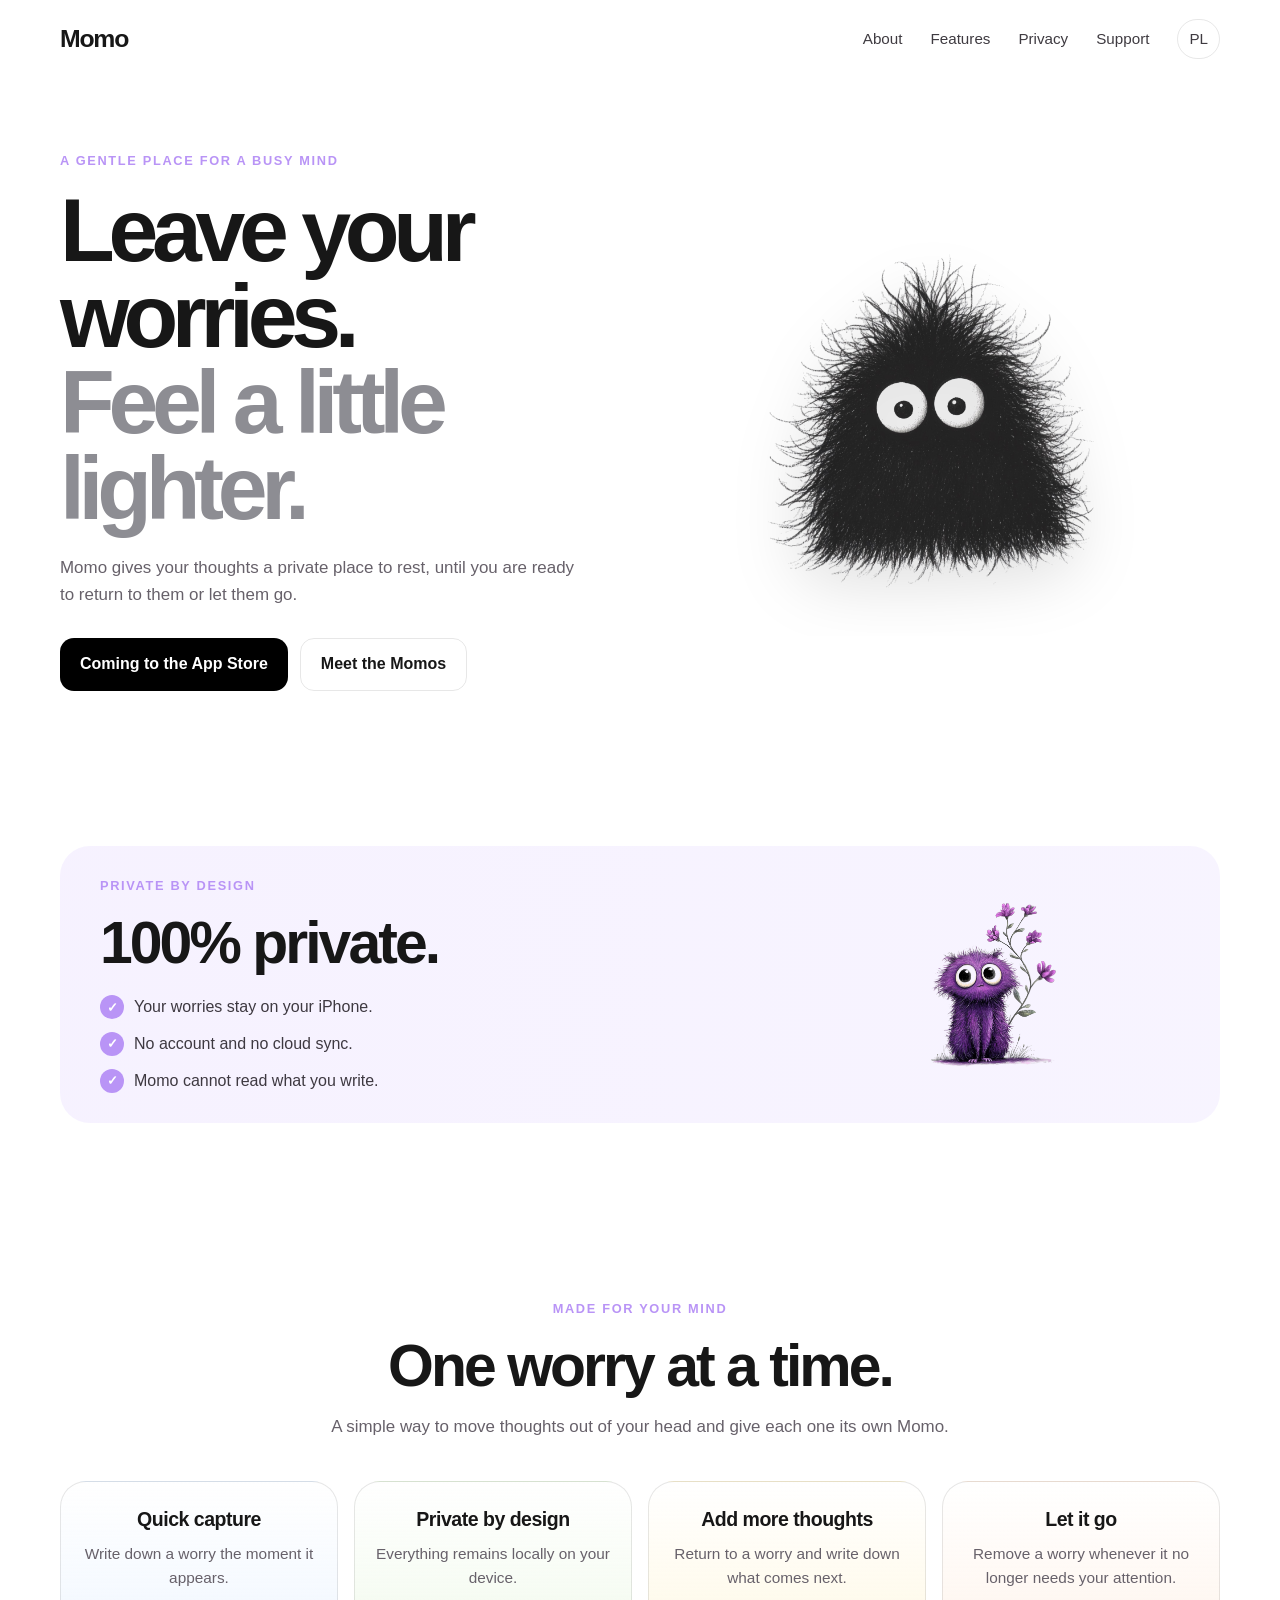
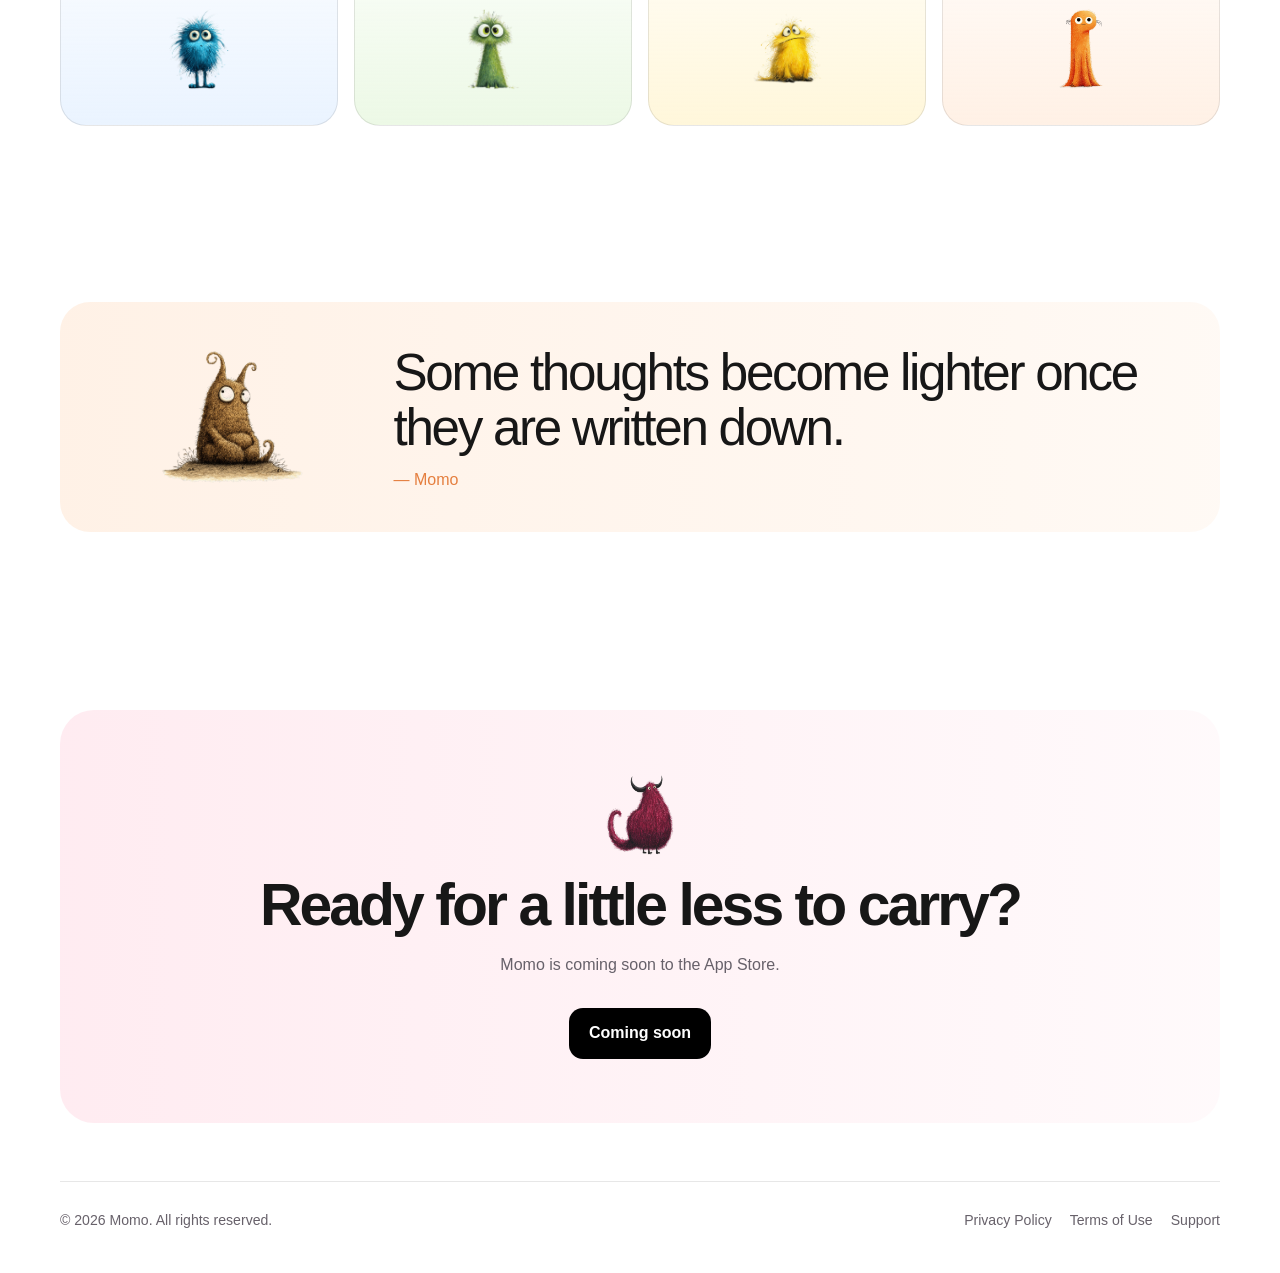
<file: index.html>
<!doctype html>
<html lang="en">

<head>
  <meta charset="utf-8">

  <meta
    name="viewport"
    content="width=device-width, initial-scale=1"
  >

  <meta
    name="description"
    content="Momo is a private place to write down your worries and leave them with a tiny companion until you are ready to let them go."
  >

  <title>Momo — A place for your worries</title>

  <link rel="stylesheet" href="styles.css?v=12">
</head>

<body>

  <header class="site-header">

    <a class="logo" href="index.html">
      Momo
    </a>

    <nav class="nav" aria-label="Main navigation">
      <a href="#about">About</a>
      <a href="#features">Features</a>
      <a href="privacy.html">Privacy</a>
      <a href="support.html">Support</a>
      <a class="lang" href="pl/">PL</a>
    </nav>

  </header>

  <main class="page-shell">

    <section class="hero">

      <div class="hero-content">

        <p class="eyebrow">
          A gentle place for a busy mind
        </p>

        <h1>
          Leave your worries.
          <span>Feel a little lighter.</span>
        </h1>

        <p class="hero-copy">
          Momo gives your thoughts a private place to rest,
          until you are ready to return to them or let them go.
        </p>

        <div class="actions">

          <span class="button button-primary">
            Coming to the App Store
          </span>

          <a
            class="button button-secondary"
            href="#about"
          >
            Meet the Momos
          </a>

        </div>

      </div>

      <div class="hero-art">

        <img
          class="hero-black"
          src="images/black.png"
          alt="Black Momo"
        >

      </div>

    </section>

    <section class="section" id="about">

      <div class="privacy-band">

        <div>

          <p class="eyebrow">
            Private by design
          </p>

          <h2>
            100% private.
          </h2>

          <ul class="check-list">
            <li>Your worries stay on your iPhone.</li>
            <li>No account and no cloud sync.</li>
            <li>Momo cannot read what you write.</li>
          </ul>

        </div>

        <img
          class="privacy-momo"
          src="images/purple.png"
          alt="Purple Momo with flowers"
        >

      </div>

    </section>

    <section class="section" id="features">

      <div class="section-heading">

        <p class="eyebrow">
          Made for your mind
        </p>

        <h2>
          One worry at a time.
        </h2>

        <p class="section-copy">
          A simple way to move thoughts out of your head
          and give each one its own Momo.
        </p>

      </div>

      <div class="features">

        <article class="feature">

          <h3>Quick capture</h3>

          <p>
            Write down a worry the moment it appears.
          </p>

          <img
            class="feature-momo"
            src="images/blue.png"
            alt="Blue Momo"
          >

        </article>

        <article class="feature">

          <h3>Private by design</h3>

          <p>
            Everything remains locally on your device.
          </p>

          <img
            class="feature-momo"
            src="images/green.png"
            alt="Green Momo"
          >

        </article>

        <article class="feature">

          <h3>Add more thoughts</h3>

          <p>
            Return to a worry and write down what comes next.
          </p>

          <img
            class="feature-momo"
            src="images/yellow.png"
            alt="Yellow Momo"
          >

        </article>

        <article class="feature">

          <h3>Let it go</h3>

          <p>
            Remove a worry whenever it no longer needs your attention.
          </p>

          <img
            class="feature-momo"
            src="images/orange.png"
            alt="Orange Momo"
          >

        </article>

      </div>

    </section>

    <section class="section">

      <div class="quote-band">

        <img
          class="quote-momo"
          src="images/brown.png"
          alt="Brown Momo"
        >

        <div class="quote-text">
          Some thoughts become lighter once they are written down.
          <small>— Momo</small>
        </div>

      </div>

    </section>

    <section class="final-cta">

      <img
        class="cta-momo"
        src="images/darkpink.png"
        alt="Dark Pink Momo"
      >

      <h2>
        Ready for a little less to carry?
      </h2>

      <p>
        Momo is coming soon to the App Store.
      </p>

      <span class="button button-primary">
        Coming soon
      </span>

    </section>

<div class="footer-momos">

 

</div>
  </main>

  <div class="footer-wrap">

    <footer class="site-footer">

      <p>
        © 2026 Momo. All rights reserved.
      </p>

      <div class="footer-links">
        <a href="privacy.html">Privacy Policy</a>
        <a href="terms.html">Terms of Use</a>
        <a href="support.html">Support</a>
      </div>

    </footer>

  </div>

</body>

</html>
</file>
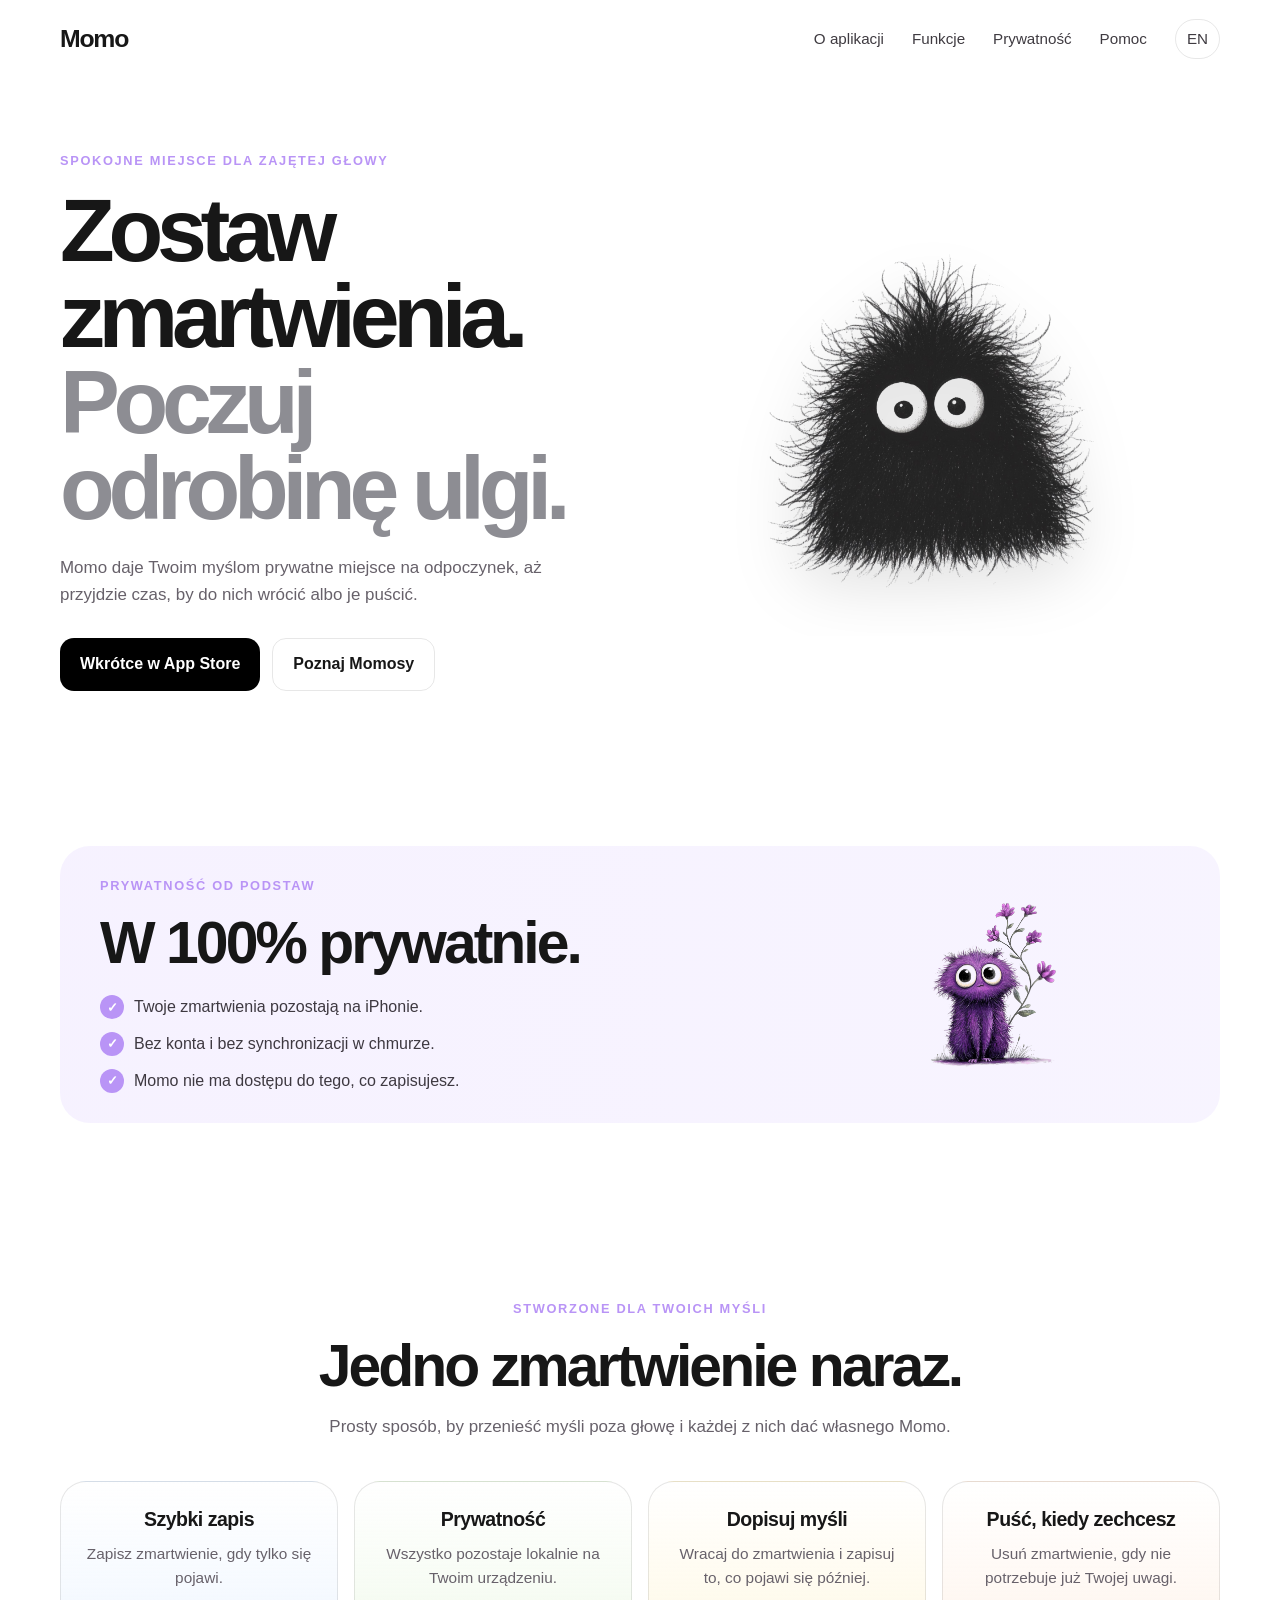
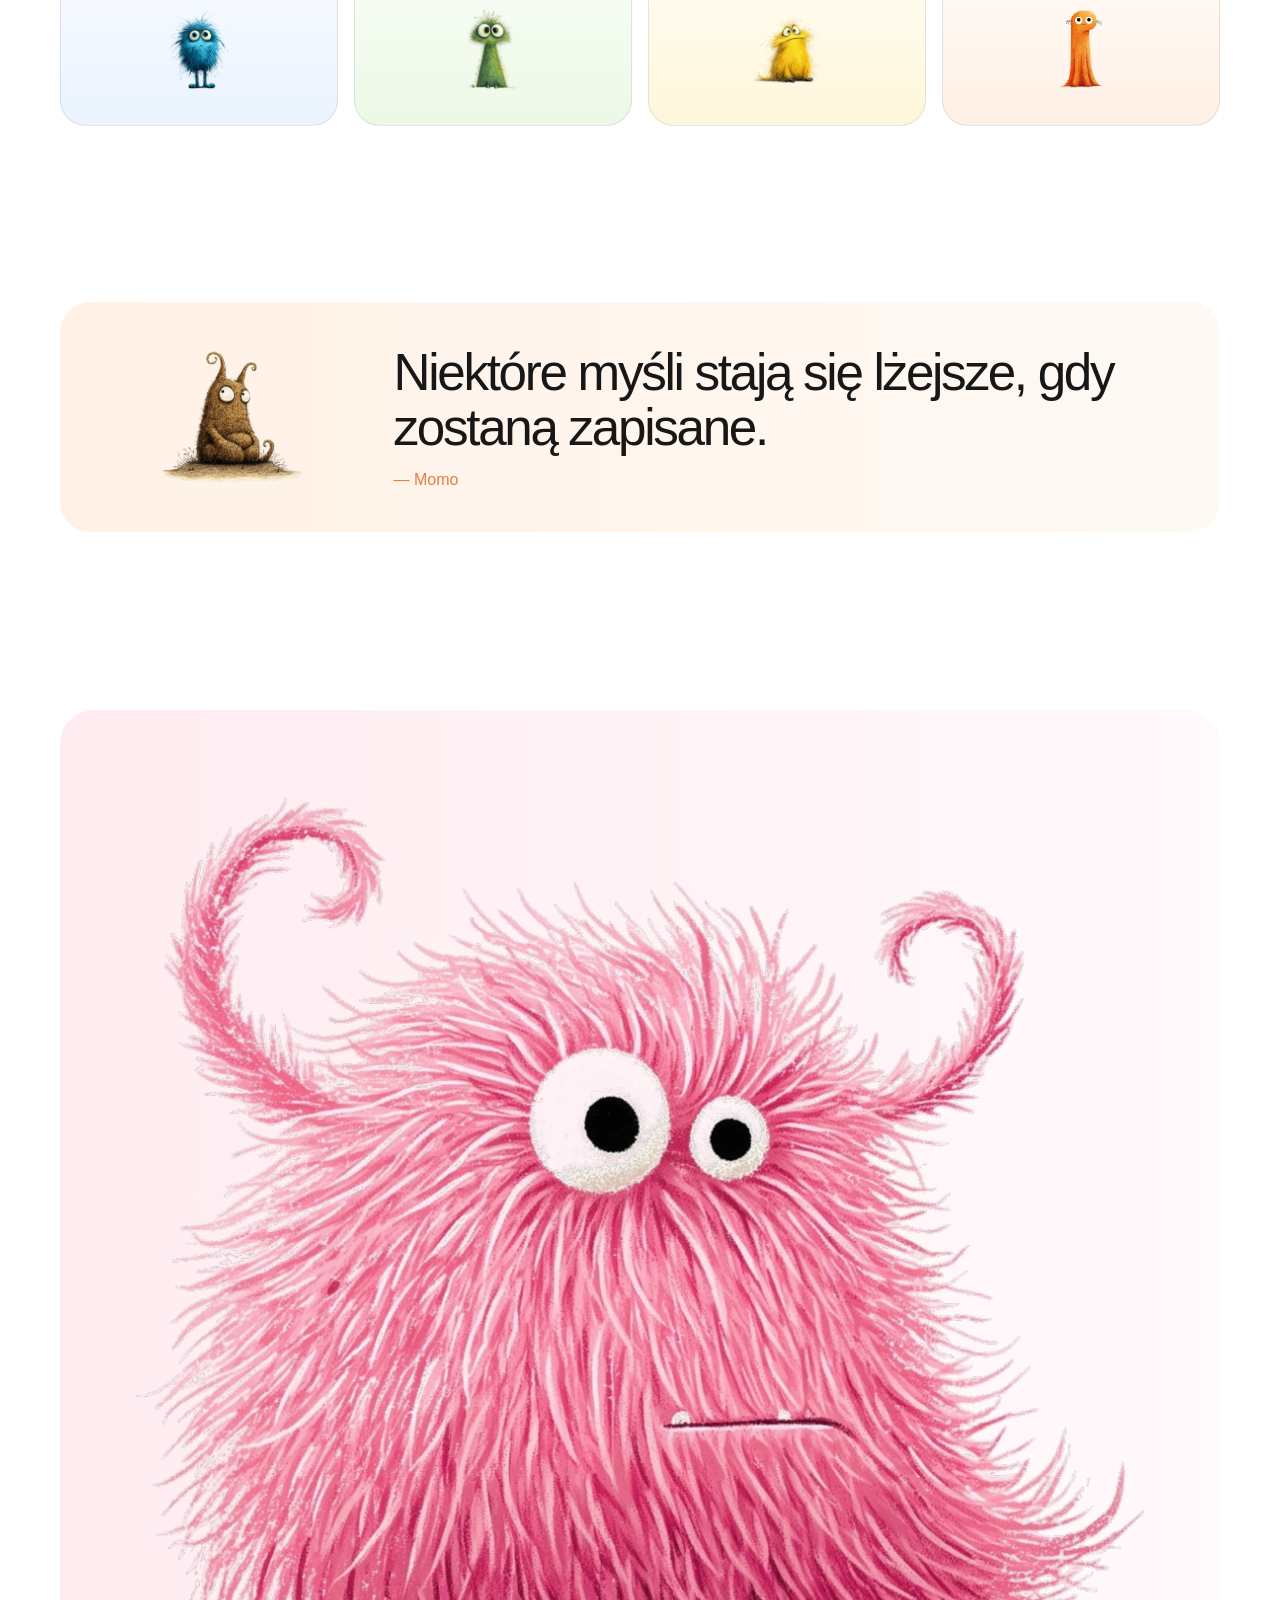
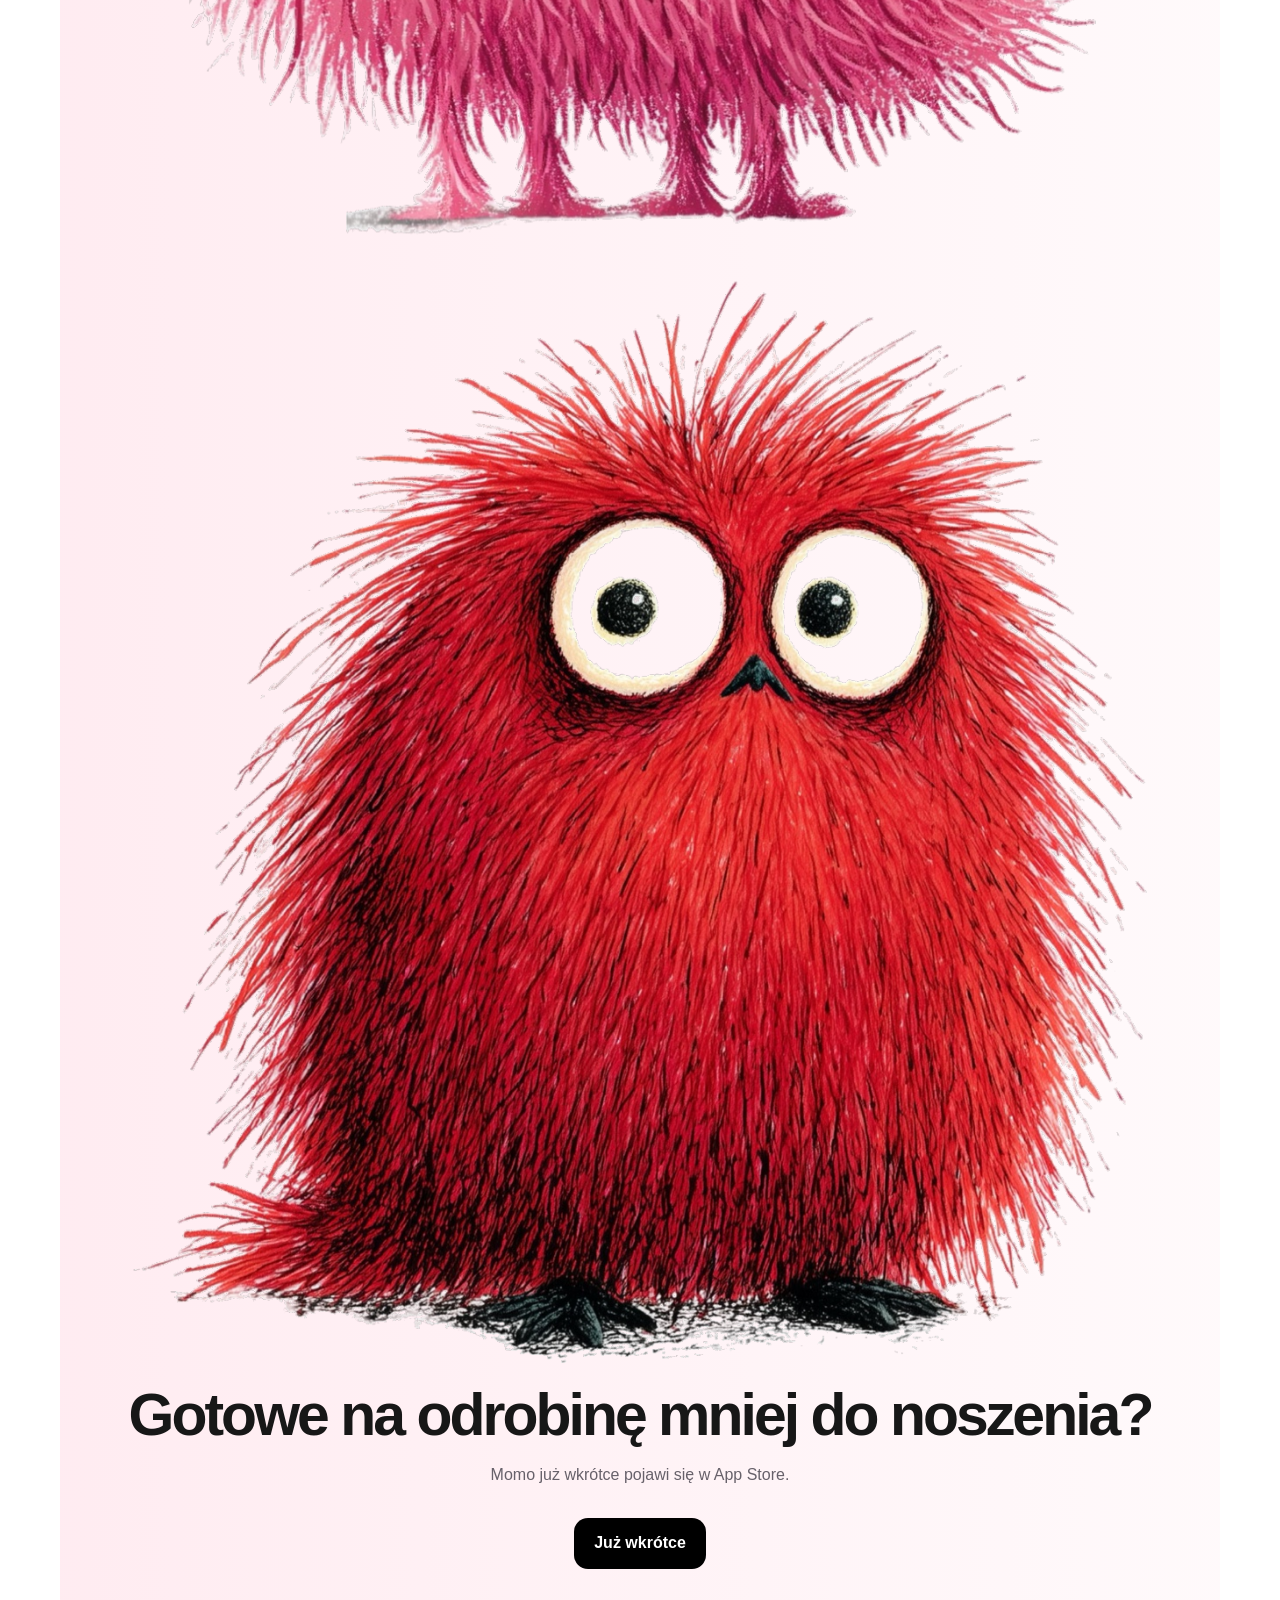
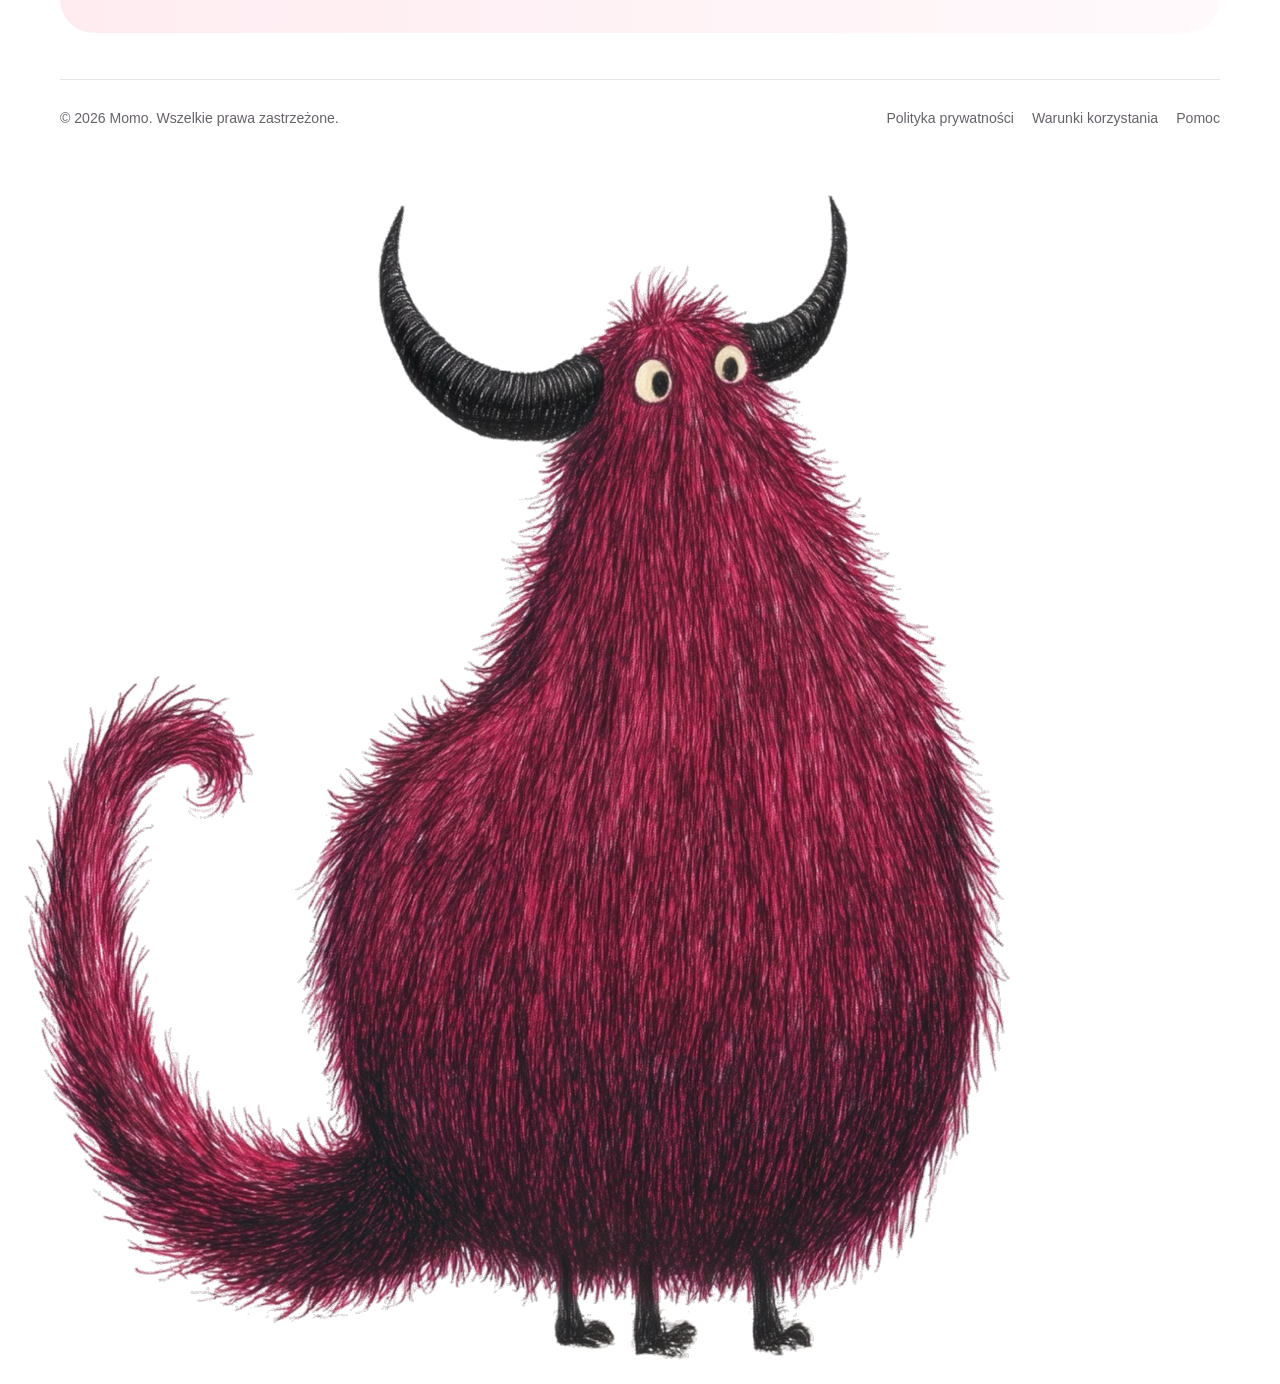
<file: pl/index.html>
<!doctype html>
<html lang="pl">
<head>
  <meta charset="utf-8">
  <meta name="viewport" content="width=device-width, initial-scale=1">
  <meta name="description" content="Momo to prywatne miejsce na zapisanie zmartwień i pozostawienie ich małemu towarzyszowi, aż nadejdzie czas, by je puścić.">
  <title>Momo — miejsce na Twoje zmartwienia</title>
  <link rel="stylesheet" href="../styles.css?v=7">
</head>
<body>
  <header class="site-header">
    <a class="logo" href="index.html">Momo</a>
    <nav class="nav" aria-label="Główna nawigacja">
      <a href="#about">O aplikacji</a>
      <a href="#features">Funkcje</a>
      <a href="privacy.html">Prywatność</a>
      <a href="support.html">Pomoc</a>
      <a class="lang" href="../index.html">EN</a>
    </nav>
  </header>

  <main class="page-shell">
    <section class="hero">
      <div>
        <p class="eyebrow">Spokojne miejsce dla zajętej głowy</p>
        <h1>Zostaw zmartwienia. <span>Poczuj odrobinę ulgi.</span></h1>
        <p class="hero-copy">
          Momo daje Twoim myślom prywatne miejsce na odpoczynek,
          aż przyjdzie czas, by do nich wrócić albo je puścić.
        </p>
        <div class="actions">
          <span class="button button-primary">Wkrótce w App Store</span>
          <a class="button button-secondary" href="#about">Poznaj Momosy</a>
        </div>
      </div>

      <div class="hero-art">
        <img class="hero-black" src="../images/black.png" alt="Czarny Momo">
      </div>
    </section>

    <section class="section" id="about">
      <div class="privacy-band">
        <div>
          <p class="eyebrow">Prywatność od podstaw</p>
          <h2>W 100% prywatnie.</h2>
          <ul class="check-list">
            <li>Twoje zmartwienia pozostają na iPhonie.</li>
            <li>Bez konta i bez synchronizacji w chmurze.</li>
            <li>Momo nie ma dostępu do tego, co zapisujesz.</li>
          </ul>
        </div>
        <img class="privacy-momo" src="../images/purple.png" alt="Fioletowy Momo z kwiatami">
      </div>
    </section>

    <section class="section" id="features">
      <div class="section-heading">
        <p class="eyebrow">Stworzone dla Twoich myśli</p>
        <h2>Jedno zmartwienie naraz.</h2>
        <p class="section-copy">
          Prosty sposób, by przenieść myśli poza głowę
          i każdej z nich dać własnego Momo.
        </p>
      </div>

      <div class="features">
        <article class="feature">
          <h3>Szybki zapis</h3>
          <p>Zapisz zmartwienie, gdy tylko się pojawi.</p>
          <img class="feature-momo" src="../images/blue.png" alt="Niebieski Momo">
        </article>

        <article class="feature">
          <h3>Prywatność</h3>
          <p>Wszystko pozostaje lokalnie na Twoim urządzeniu.</p>
          <img class="feature-momo" src="../images/green.png" alt="Zielony Momo">
        </article>

        <article class="feature">
          <h3>Dopisuj myśli</h3>
          <p>Wracaj do zmartwienia i zapisuj to, co pojawi się później.</p>
          <img class="feature-momo" src="../images/yellow.png" alt="Żółty Momo">
        </article>

        <article class="feature">
          <h3>Puść, kiedy zechcesz</h3>
          <p>Usuń zmartwienie, gdy nie potrzebuje już Twojej uwagi.</p>
          <img class="feature-momo" src="../images/orange.png" alt="Pomarańczowy Momo">
        </article>
      </div>
    </section>

    <section class="section">
      <div class="quote-band">
        <img class="quote-momo" src="../images/brown.png" alt="Brązowy Momo">
        <div class="quote-text">
          Niektóre myśli stają się lżejsze, gdy zostaną zapisane.
          <small>— Momo</small>
        </div>
      </div>
    </section>

    <section class="final-cta">
      <img class="edge-momo edge-left" src="../images/lightpink.png" alt="">
      <img class="edge-momo edge-right" src="../images/red.png" alt="">
      <h2>Gotowe na odrobinę mniej do noszenia?</h2>
      <p>Momo już wkrótce pojawi się w App Store.</p>
      <span class="button button-primary">Już wkrótce</span>
    </section>
  </main>

  <div class="footer-wrap">
    <footer class="site-footer">
      <p>© 2026 Momo. Wszelkie prawa zastrzeżone.</p>
      <div class="footer-links">
        <a href="privacy.html">Polityka prywatności</a>
        <a href="terms.html">Warunki korzystania</a>
        <a href="support.html">Pomoc</a>
      </div>
    </footer>
    <img class="footer-darkpink" src="../images/darkpink.png" alt="">
  </div>
</body>
</html>
</file>
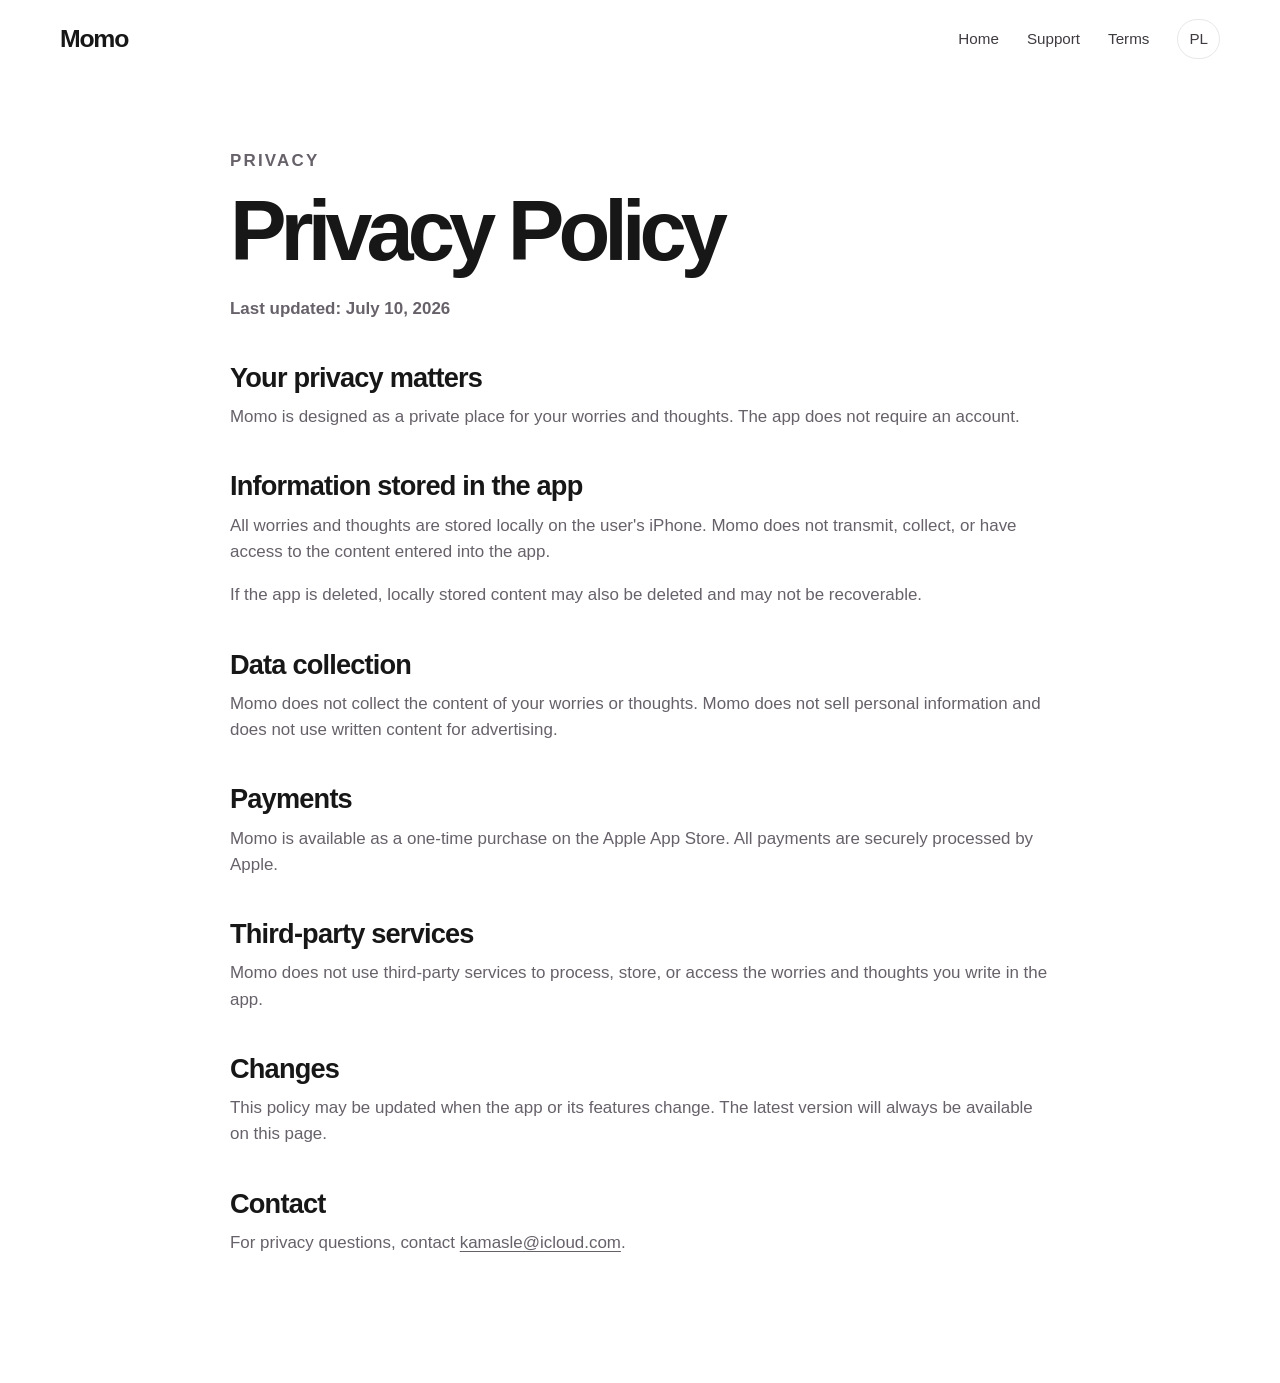
<file: privacy.html>
<!doctype html>
<html lang="en">

<head>
  <meta charset="utf-8">
  <meta name="viewport" content="width=device-width, initial-scale=1">

  <title>Privacy Policy — Momo</title>

  <link rel="stylesheet" href="styles.css?v=7">
</head>

<body>

  <header class="site-header">
    <a class="logo" href="index.html">Momo</a>

    <nav class="nav">
      <a href="index.html">Home</a>
      <a href="support.html">Support</a>
      <a href="terms.html">Terms</a>
      <a class="lang" href="pl/privacy.html">PL</a>
    </nav>
  </header>

  <main class="page-shell legal">

    <p class="eyebrow">Privacy</p>

    <h1>Privacy Policy</h1>

    <p><strong>Last updated: July 10, 2026</strong></p>

    <h2>Your privacy matters</h2>

    <p>
      Momo is designed as a private place for your worries and thoughts.
      The app does not require an account.
    </p>

    <h2>Information stored in the app</h2>

    <p>
      All worries and thoughts are stored locally on the user's iPhone.
      Momo does not transmit, collect, or have access to the content entered into the app.
    </p>

    <p>
      If the app is deleted, locally stored content may also be deleted
      and may not be recoverable.
    </p>

    <h2>Data collection</h2>

    <p>
      Momo does not collect the content of your worries or thoughts.
      Momo does not sell personal information and does not use written content for advertising.
    </p>

    <h2>Payments</h2>

    <p>
      Momo is available as a one-time purchase on the Apple App Store.
      All payments are securely processed by Apple.
    </p>

   <h2>Third-party services</h2>

<p>
  Momo does not use third-party services to process, store, or access the
  worries and thoughts you write in the app.
</p>

    <h2>Changes</h2>

    <p>
      This policy may be updated when the app or its features change.
      The latest version will always be available on this page.
    </p>

    <h2>Contact</h2>

    <p>
      For privacy questions, contact
      <a href="mailto:abc@abc.pl">kamasle@icloud.com</a>.
    </p>

  

  </main>

</body>

</html>
</file>
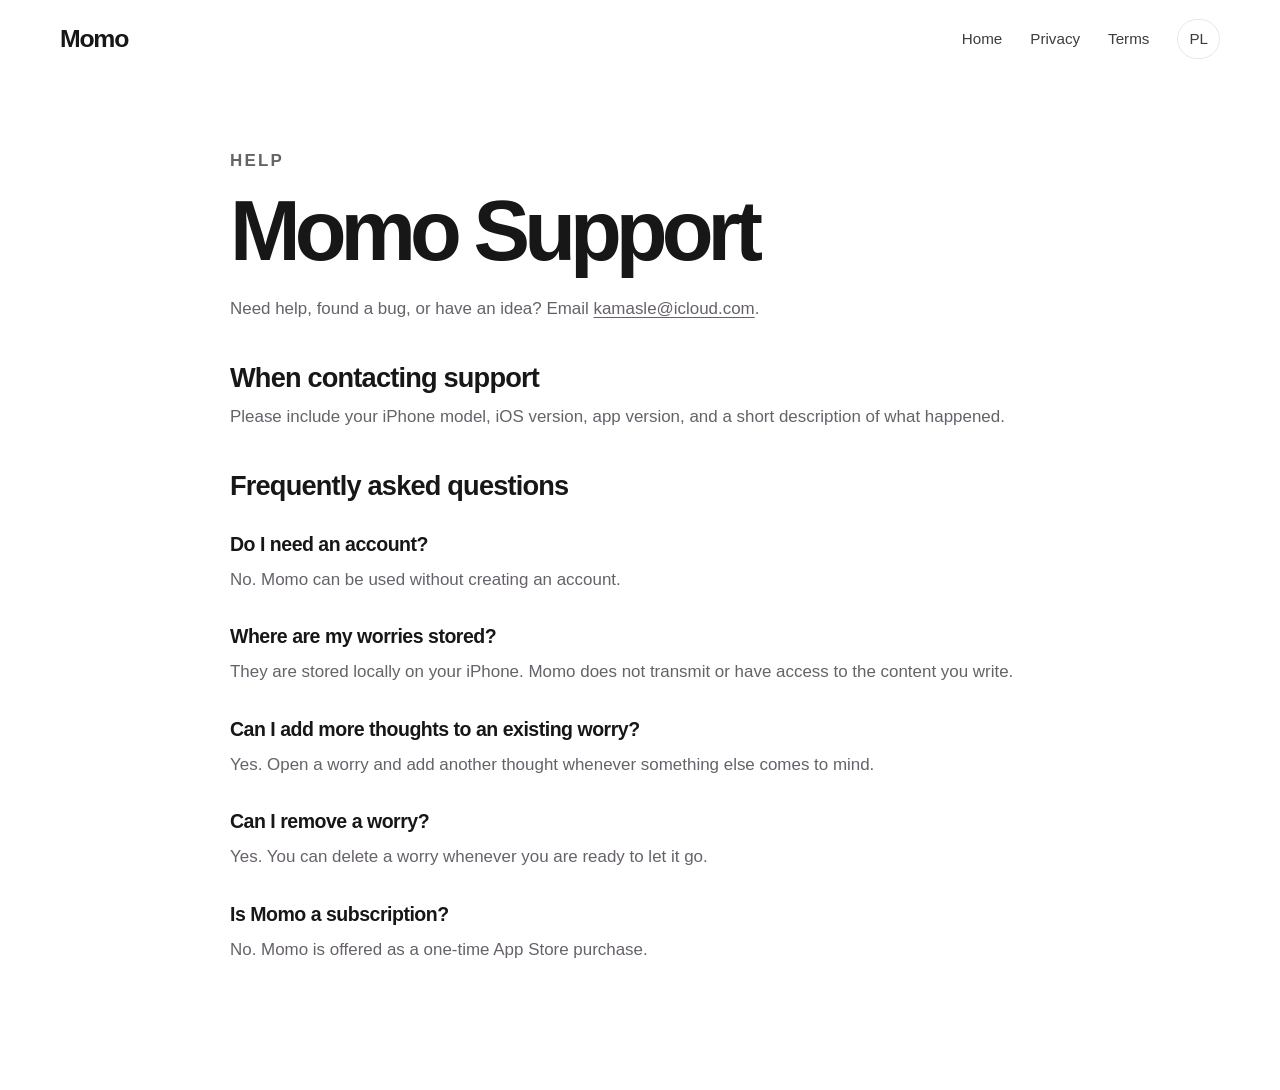
<file: support.html>
<!doctype html>
<html lang="en">

<head>
  <meta charset="utf-8">
  <meta name="viewport" content="width=device-width, initial-scale=1">

  <title>Support — Momo</title>

  <link rel="stylesheet" href="styles.css?v=7">
</head>

<body>

  <header class="site-header">
    <a class="logo" href="index.html">Momo</a>

    <nav class="nav">
      <a href="index.html">Home</a>
      <a href="privacy.html">Privacy</a>
      <a href="terms.html">Terms</a>
      <a class="lang" href="pl/support.html">PL</a>
    </nav>
  </header>

  <main class="page-shell legal">

    <p class="eyebrow">Help</p>

    <h1>Momo Support</h1>

    <p>
      Need help, found a bug, or have an idea?
      Email <a href="mailto:kamasle@icloud.com">kamasle@icloud.com</a>.
    </p>

    <h2>When contacting support</h2>

    <p>
      Please include your iPhone model, iOS version,
      app version, and a short description of what happened.
    </p>

    <h2>Frequently asked questions</h2>

    <h3>Do I need an account?</h3>

    <p>
      No. Momo can be used without creating an account.
    </p>

    <h3>Where are my worries stored?</h3>

    <p>
      They are stored locally on your iPhone.
      Momo does not transmit or have access to the content you write.
    </p>

    <h3>Can I add more thoughts to an existing worry?</h3>

    <p>
      Yes. Open a worry and add another thought whenever
      something else comes to mind.
    </p>

    <h3>Can I remove a worry?</h3>

    <p>
      Yes. You can delete a worry whenever you are ready to let it go.
    </p>

    <h3>Is Momo a subscription?</h3>

    <p>
      No. Momo is offered as a one-time App Store purchase.
    </p>

  </main>

</body>

</html>
</file>
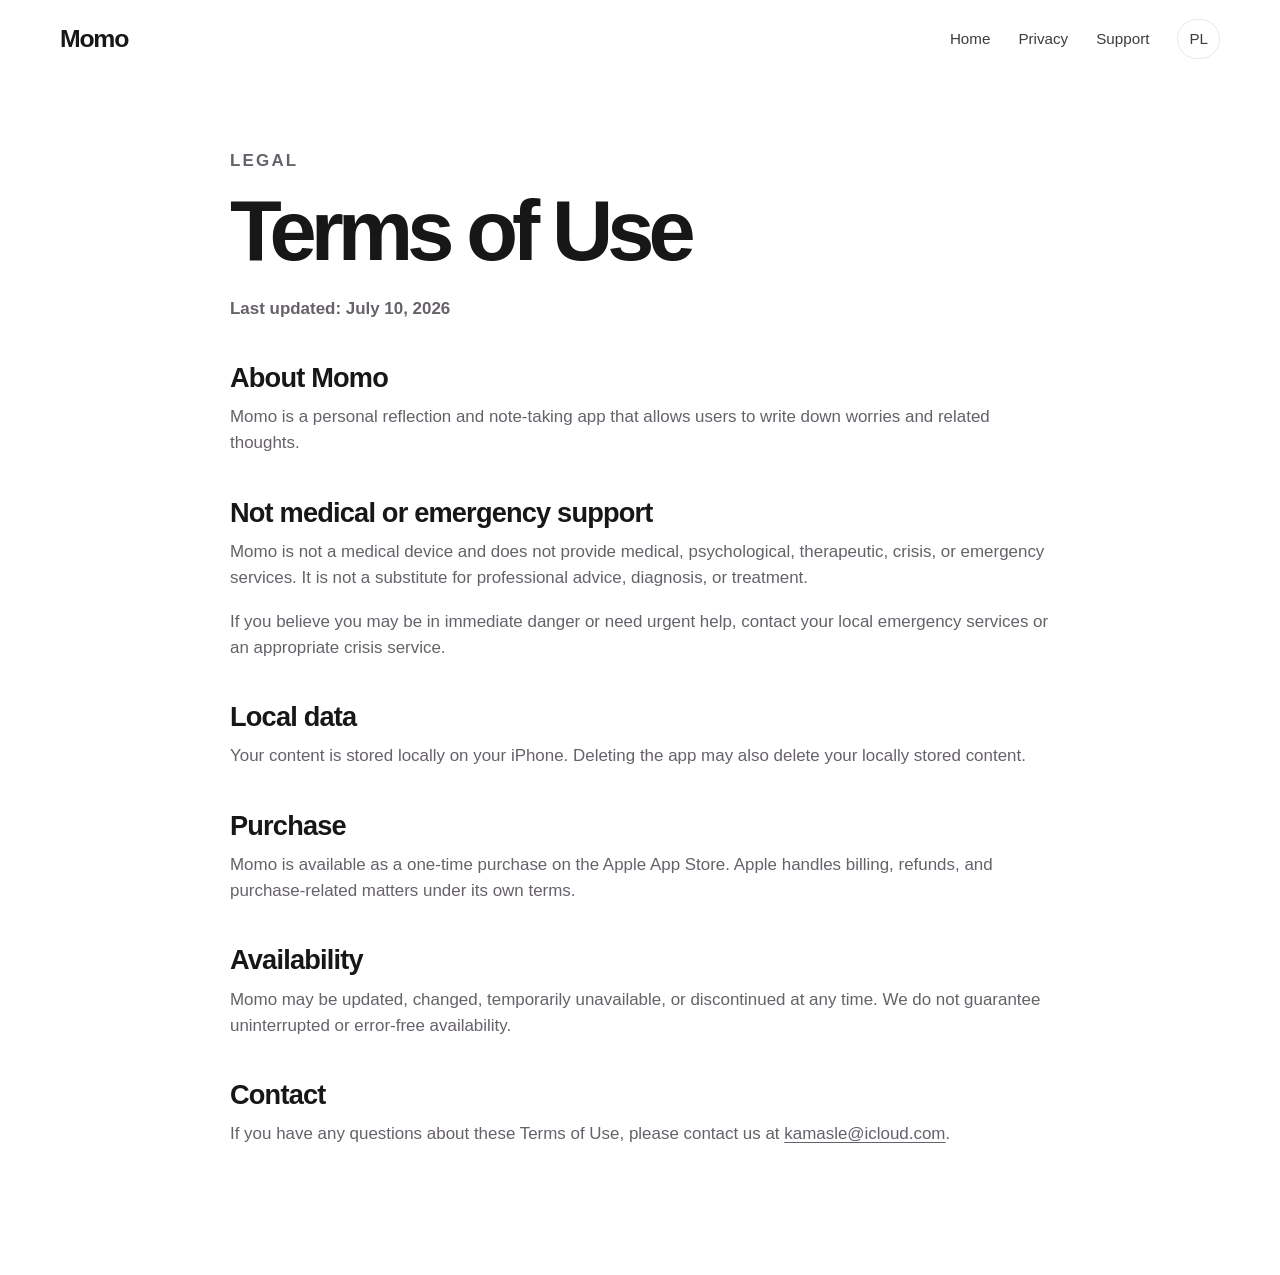
<file: terms.html>
<!doctype html>
<html lang="en">

<head>
  <meta charset="utf-8">
  <meta name="viewport" content="width=device-width, initial-scale=1">

  <title>Terms of Use — Momo</title>

  <link rel="stylesheet" href="styles.css?v=7">
</head>

<body>

  <header class="site-header">
    <a class="logo" href="index.html">Momo</a>

    <nav class="nav">
      <a href="index.html">Home</a>
      <a href="privacy.html">Privacy</a>
      <a href="support.html">Support</a>
      <a class="lang" href="pl/terms.html">PL</a>
    </nav>
  </header>

  <main class="page-shell legal">

    <p class="eyebrow">Legal</p>

    <h1>Terms of Use</h1>

    <p><strong>Last updated: July 10, 2026</strong></p>

    <h2>About Momo</h2>

    <p>
      Momo is a personal reflection and note-taking app that allows users
      to write down worries and related thoughts.
    </p>

    <h2>Not medical or emergency support</h2>

    <p>
      Momo is not a medical device and does not provide medical,
      psychological, therapeutic, crisis, or emergency services.
      It is not a substitute for professional advice, diagnosis,
      or treatment.
    </p>

    <p>
      If you believe you may be in immediate danger or need urgent help,
      contact your local emergency services or an appropriate crisis service.
    </p>

    <h2>Local data</h2>

    <p>
      Your content is stored locally on your iPhone.
      Deleting the app may also delete your locally stored content.
    </p>

    <h2>Purchase</h2>

    <p>
      Momo is available as a one-time purchase on the Apple App Store.
      Apple handles billing, refunds, and purchase-related matters under its own terms.
    </p>

    <h2>Availability</h2>

    <p>
      Momo may be updated, changed, temporarily unavailable,
      or discontinued at any time.
      We do not guarantee uninterrupted or error-free availability.
    </p>

    <h2>Contact</h2>

    <p>
      If you have any questions about these Terms of Use,
      please contact us at
      <a href="mailto:kamasle@icloud.com">kamasle@icloud.com</a>.
    </p>

  </main>

</body>

</html>
</file>
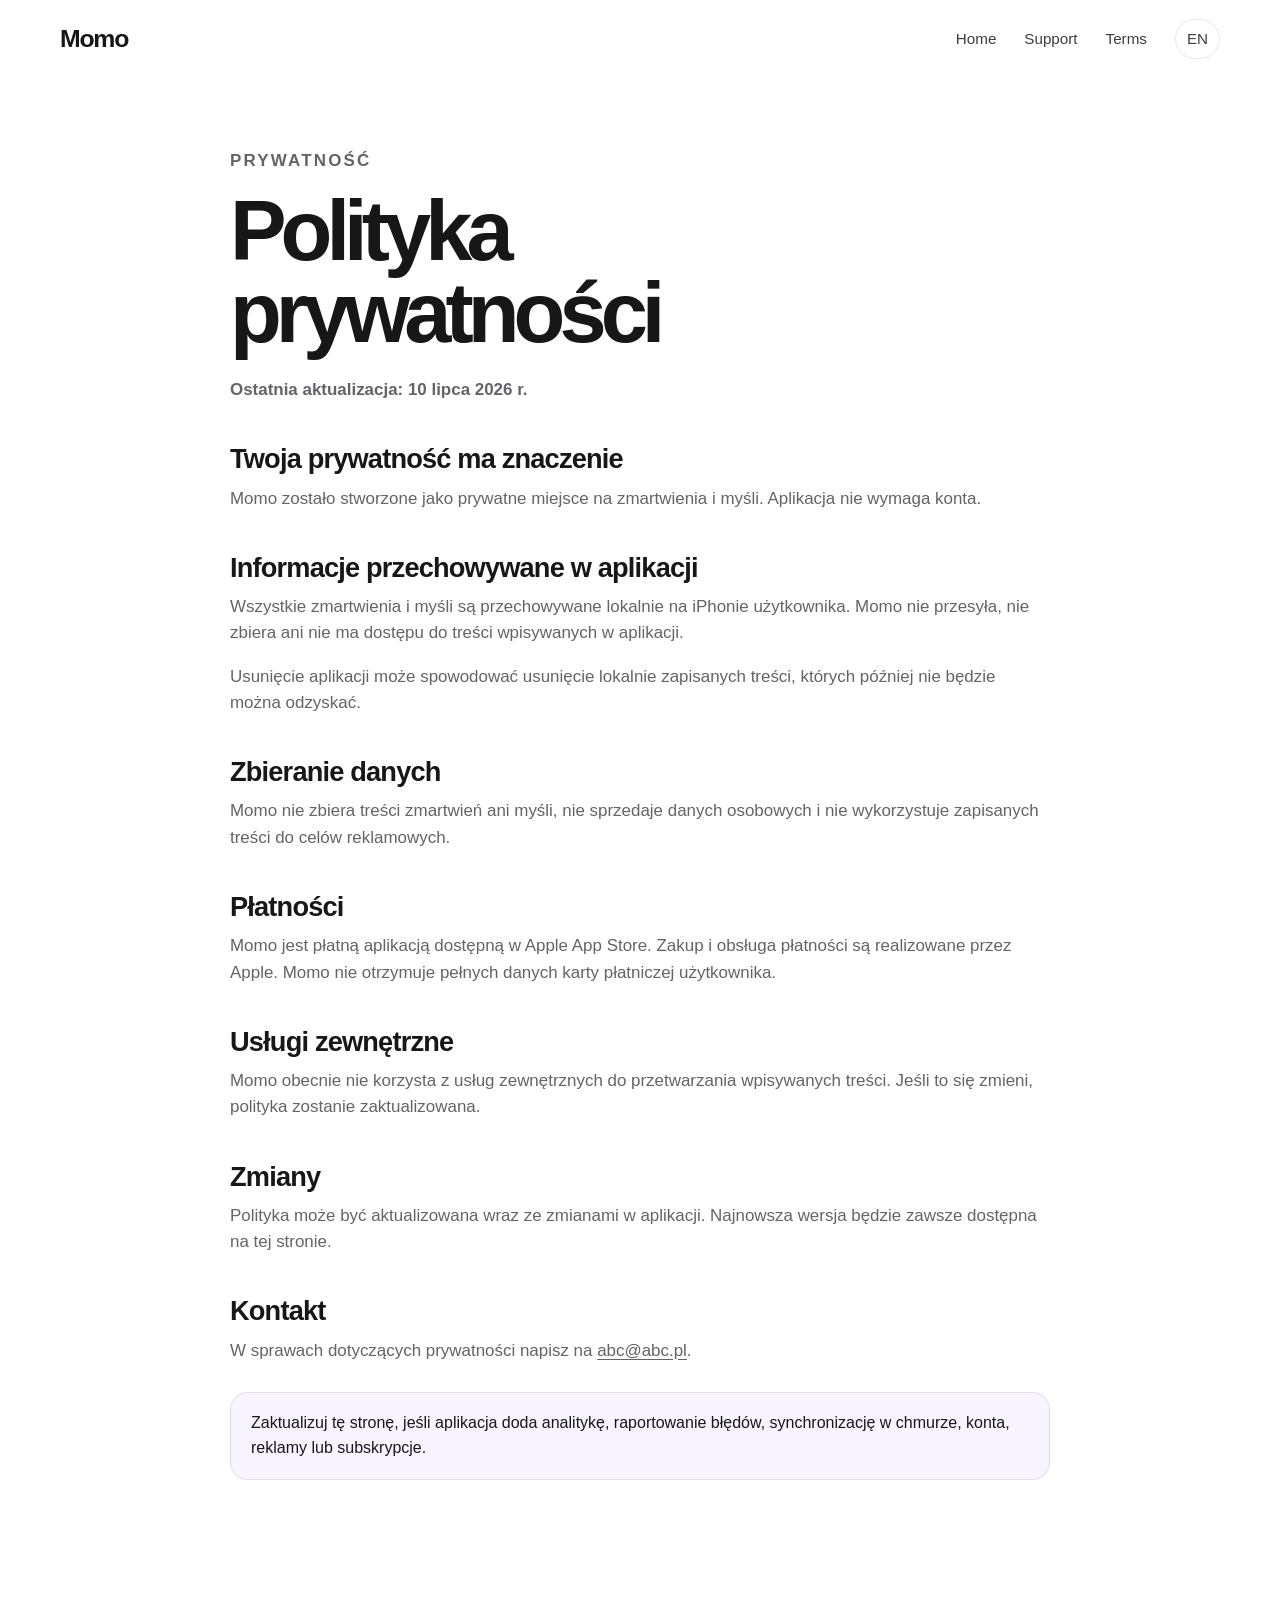
<file: pl/privacy.html>
<!doctype html><html lang="pl"><head><meta charset="utf-8"><meta name="viewport" content="width=device-width, initial-scale=1"><title>Polityka prywatności — Momo</title><link rel="stylesheet" href="../styles.css?v=7"></head><body><header class="site-header"><a class="logo" href="index.html">Momo</a><nav class="nav"><a href="index.html">Home</a><a href="support.html">Support</a><a href="terms.html">Terms</a><a class="lang" href="../privacy.html">EN</a></nav></header><main class="page-shell legal"><p class="eyebrow">Prywatność</p><h1>Polityka prywatności</h1><p><strong>Ostatnia aktualizacja: 10 lipca 2026 r.</strong></p><h2>Twoja prywatność ma znaczenie</h2><p>Momo zostało stworzone jako prywatne miejsce na zmartwienia i myśli. Aplikacja nie wymaga konta.</p><h2>Informacje przechowywane w aplikacji</h2><p>Wszystkie zmartwienia i myśli są przechowywane lokalnie na iPhonie użytkownika. Momo nie przesyła, nie zbiera ani nie ma dostępu do treści wpisywanych w aplikacji.</p><p>Usunięcie aplikacji może spowodować usunięcie lokalnie zapisanych treści, których później nie będzie można odzyskać.</p><h2>Zbieranie danych</h2><p>Momo nie zbiera treści zmartwień ani myśli, nie sprzedaje danych osobowych i nie wykorzystuje zapisanych treści do celów reklamowych.</p><h2>Płatności</h2><p>Momo jest płatną aplikacją dostępną w Apple App Store. Zakup i obsługa płatności są realizowane przez Apple. Momo nie otrzymuje pełnych danych karty płatniczej użytkownika.</p><h2>Usługi zewnętrzne</h2><p>Momo obecnie nie korzysta z usług zewnętrznych do przetwarzania wpisywanych treści. Jeśli to się zmieni, polityka zostanie zaktualizowana.</p><h2>Zmiany</h2><p>Polityka może być aktualizowana wraz ze zmianami w aplikacji. Najnowsza wersja będzie zawsze dostępna na tej stronie.</p><h2>Kontakt</h2><p>W sprawach dotyczących prywatności napisz na <a href="mailto:abc@abc.pl">abc@abc.pl</a>.</p><div class="notice">Zaktualizuj tę stronę, jeśli aplikacja doda analitykę, raportowanie błędów, synchronizację w chmurze, konta, reklamy lub subskrypcje.</div></main></body></html>
</file>
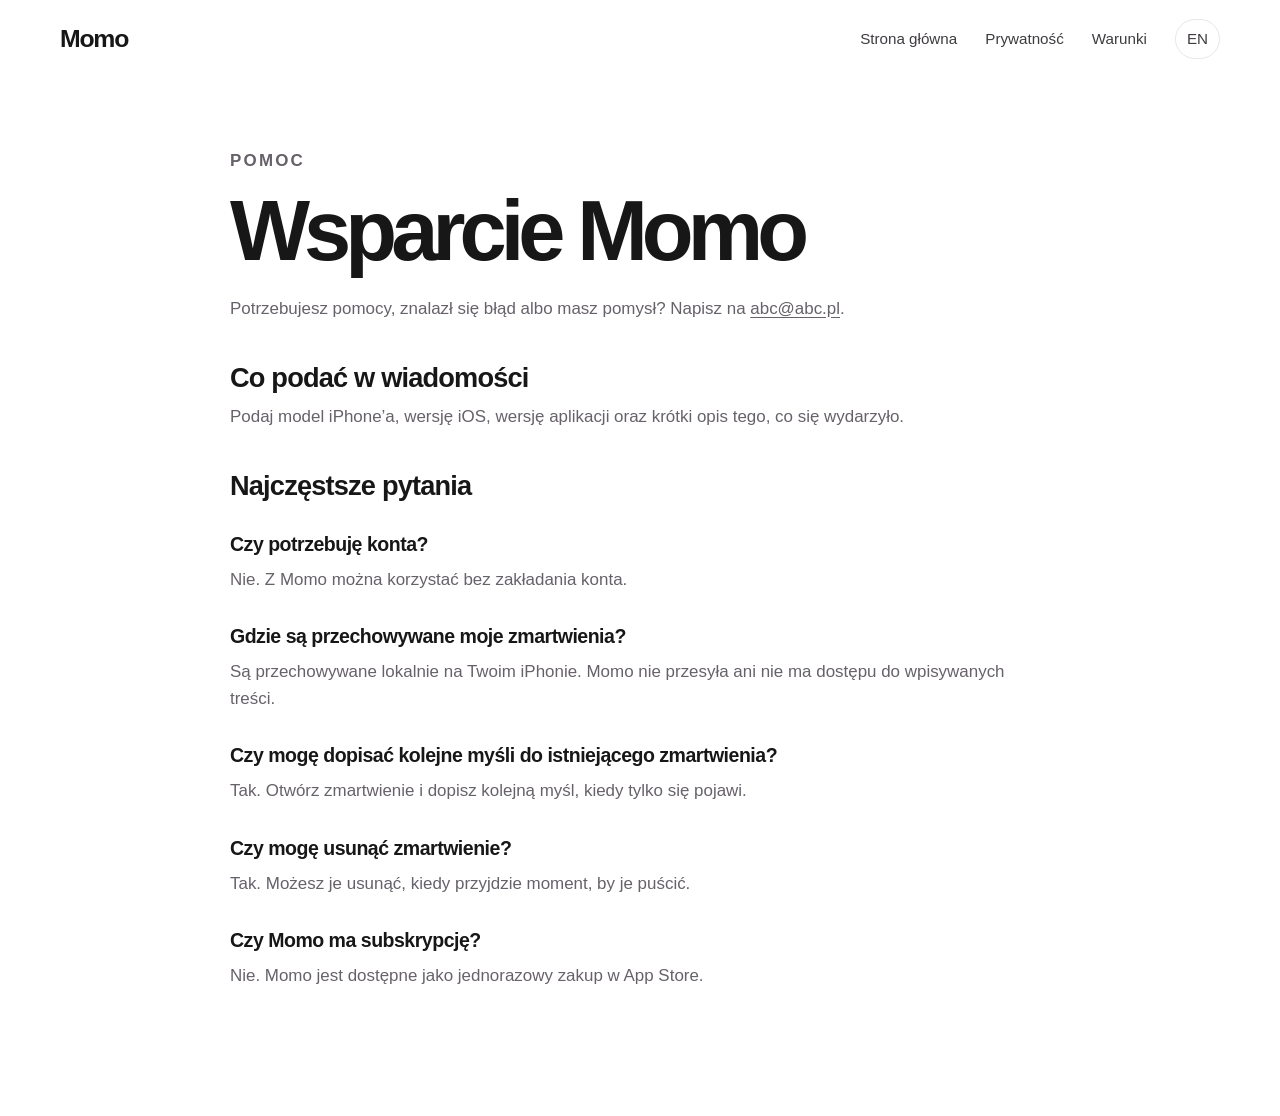
<file: pl/support.html>
<!doctype html><html lang="pl"><head><meta charset="utf-8"><meta name="viewport" content="width=device-width, initial-scale=1"><title>Pomoc — Momo</title><link rel="stylesheet" href="../styles.css?v=7"></head><body><header class="site-header"><a class="logo" href="index.html">Momo</a><nav class="nav"><a href="index.html">Strona główna</a><a href="privacy.html">Prywatność</a><a href="terms.html">Warunki</a><a class="lang" href="../support.html">EN</a></nav></header><main class="page-shell legal"><p class="eyebrow">Pomoc</p><h1>Wsparcie Momo</h1><p>Potrzebujesz pomocy, znalazł się błąd albo masz pomysł? Napisz na <a href="mailto:abc@abc.pl">abc@abc.pl</a>.</p><h2>Co podać w wiadomości</h2><p>Podaj model iPhone’a, wersję iOS, wersję aplikacji oraz krótki opis tego, co się wydarzyło.</p><h2>Najczęstsze pytania</h2><h3>Czy potrzebuję konta?</h3><p>Nie. Z Momo można korzystać bez zakładania konta.</p><h3>Gdzie są przechowywane moje zmartwienia?</h3><p>Są przechowywane lokalnie na Twoim iPhonie. Momo nie przesyła ani nie ma dostępu do wpisywanych treści.</p><h3>Czy mogę dopisać kolejne myśli do istniejącego zmartwienia?</h3><p>Tak. Otwórz zmartwienie i dopisz kolejną myśl, kiedy tylko się pojawi.</p><h3>Czy mogę usunąć zmartwienie?</h3><p>Tak. Możesz je usunąć, kiedy przyjdzie moment, by je puścić.</p><h3>Czy Momo ma subskrypcję?</h3><p>Nie. Momo jest dostępne jako jednorazowy zakup w App Store.</p></main></body></html>
</file>
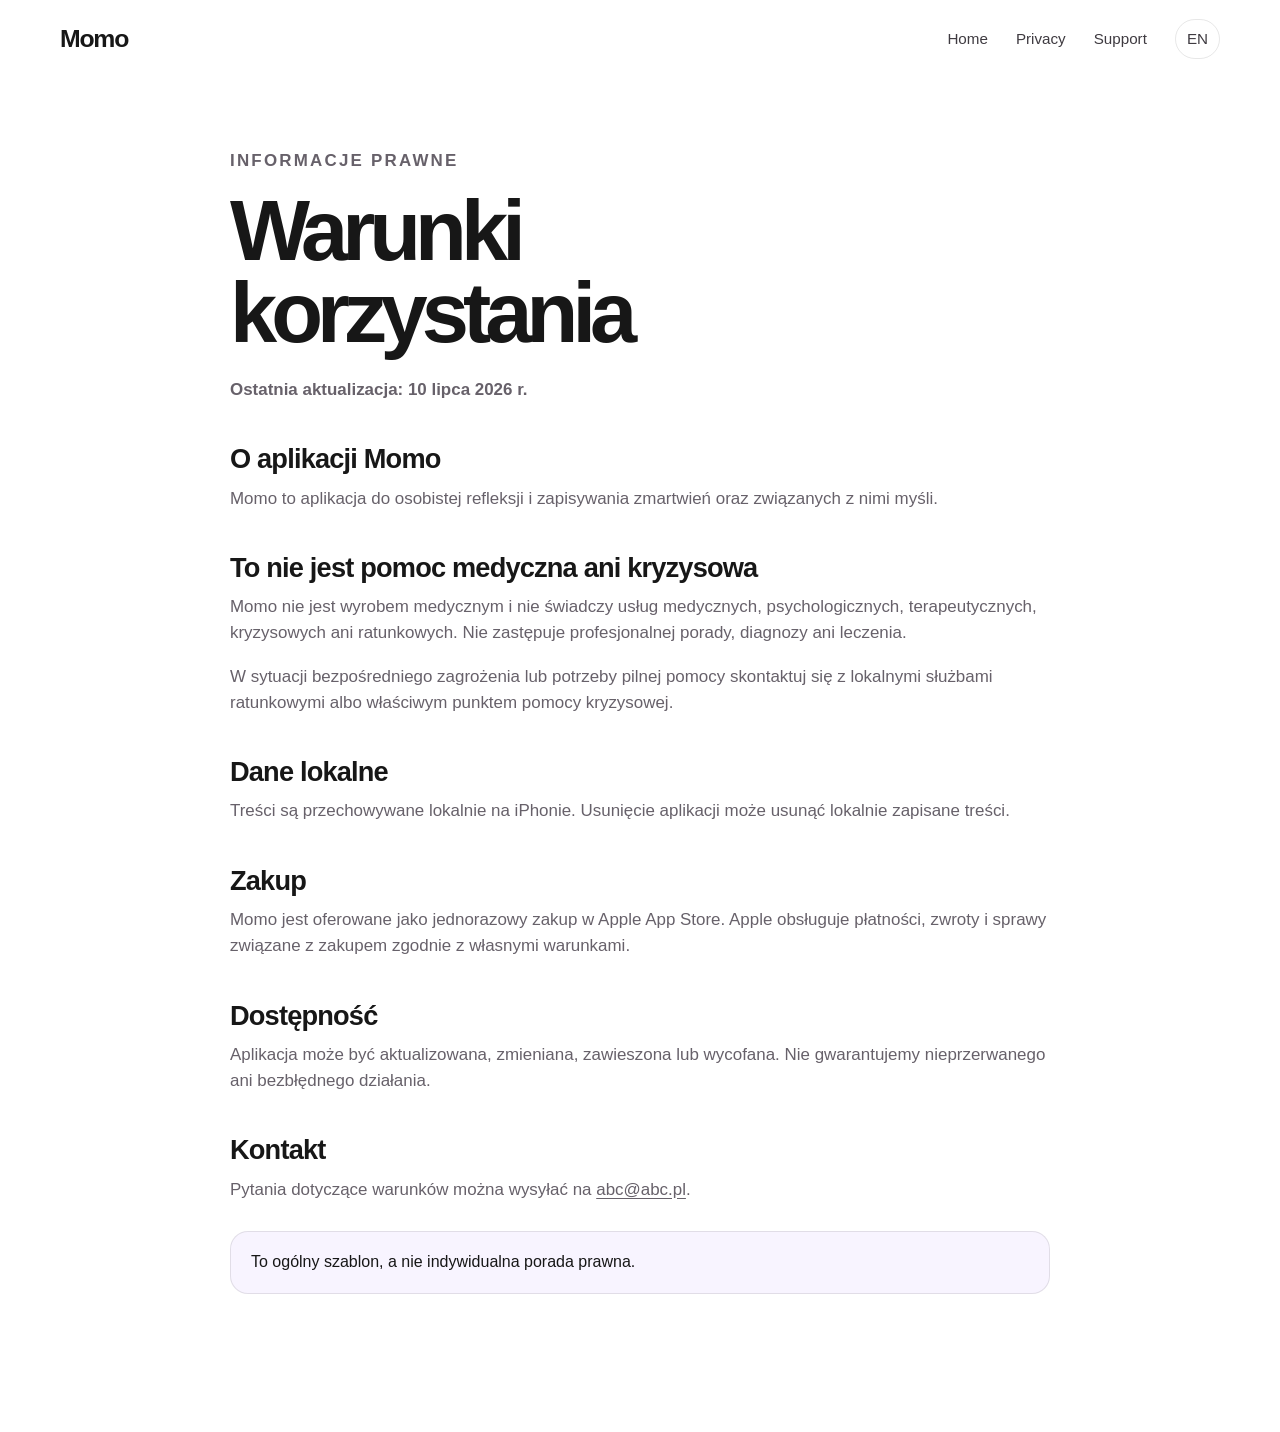
<file: pl/terms.html>
<!doctype html><html lang="pl"><head><meta charset="utf-8"><meta name="viewport" content="width=device-width, initial-scale=1"><title>Warunki korzystania — Momo</title><link rel="stylesheet" href="../styles.css?v=7"></head><body><header class="site-header"><a class="logo" href="index.html">Momo</a><nav class="nav"><a href="index.html">Home</a><a href="privacy.html">Privacy</a><a href="support.html">Support</a><a class="lang" href="../terms.html">EN</a></nav></header><main class="page-shell legal"><p class="eyebrow">Informacje prawne</p><h1>Warunki korzystania</h1><p><strong>Ostatnia aktualizacja: 10 lipca 2026 r.</strong></p><h2>O aplikacji Momo</h2><p>Momo to aplikacja do osobistej refleksji i zapisywania zmartwień oraz związanych z nimi myśli.</p><h2>To nie jest pomoc medyczna ani kryzysowa</h2><p>Momo nie jest wyrobem medycznym i nie świadczy usług medycznych, psychologicznych, terapeutycznych, kryzysowych ani ratunkowych. Nie zastępuje profesjonalnej porady, diagnozy ani leczenia.</p><p>W sytuacji bezpośredniego zagrożenia lub potrzeby pilnej pomocy skontaktuj się z lokalnymi służbami ratunkowymi albo właściwym punktem pomocy kryzysowej.</p><h2>Dane lokalne</h2><p>Treści są przechowywane lokalnie na iPhonie. Usunięcie aplikacji może usunąć lokalnie zapisane treści.</p><h2>Zakup</h2><p>Momo jest oferowane jako jednorazowy zakup w Apple App Store. Apple obsługuje płatności, zwroty i sprawy związane z zakupem zgodnie z własnymi warunkami.</p><h2>Dostępność</h2><p>Aplikacja może być aktualizowana, zmieniana, zawieszona lub wycofana. Nie gwarantujemy nieprzerwanego ani bezbłędnego działania.</p><h2>Kontakt</h2><p>Pytania dotyczące warunków można wysyłać na <a href="mailto:abc@abc.pl">abc@abc.pl</a>.</p><div class="notice">To ogólny szablon, a nie indywidualna porada prawna.</div></main></body></html>
</file>
<file: styles.css>
:root {
  --white: #ffffff;
  --ink: #171717;
  --muted: #67616a;
  --line: rgba(23, 23, 23, 0.10);

  --lavender: rgba(239, 232, 255, 0.72);
  --lavender-strong: #b994f6;

  --blue: rgba(226, 239, 255, 0.72);
  --green: rgba(229, 246, 220, 0.72);
  --yellow: rgba(255, 244, 207, 0.76);
  --pink: rgba(255, 229, 235, 0.72);
  --peach: rgba(255, 236, 221, 0.76);

  --max: 1160px;
  --radius: 26px;
}

* {
  box-sizing: border-box;
}

html {
  scroll-behavior: smooth;
}

body {
  margin: 0;
  width: 100%;
  overflow-x: hidden;

  color: var(--ink);
  background: var(--white);

  font-family:
    -apple-system,
    BlinkMacSystemFont,
    "SF Pro Display",
    "Helvetica Neue",
    Arial,
    sans-serif;

  line-height: 1.55;
}

a {
  color: inherit;
  text-decoration: none;
}

img {
  display: block;
  max-width: 100%;
  height: auto;
}

.site-header,
.page-shell,
.site-footer {
  width: min(calc(100% - 32px), var(--max));
  margin-inline: auto;
}

/* HEADER */

.site-header {
  min-height: 78px;

  display: flex;
  align-items: center;
  justify-content: space-between;

  gap: 24px;
}

.logo {
  font-size: 1.55rem;
  font-weight: 850;
  letter-spacing: -0.05em;
}

.nav {
  display: flex;
  align-items: center;
  gap: 28px;

  font-size: 0.95rem;
}

.nav a {
  color: #3f3b41;
}

.nav a:hover {
  color: var(--ink);
}

.lang {
  padding: 7px 11px;

  border: 1px solid var(--line);
  border-radius: 999px;
}

/* TYPOGRAPHY */

.eyebrow {
  margin: 0 0 16px;

  color: var(--lavender-strong);

  font-size: 0.8rem;
  font-weight: 850;
  letter-spacing: 0.13em;
  text-transform: uppercase;
}

h1,
h2,
h3,
p {
  margin-top: 0;
}

h1 {
  max-width: 650px;
  margin-bottom: 24px;

  font-size: clamp(3.8rem, 7vw, 6.8rem);
  line-height: 0.96;
  letter-spacing: -0.07em;
}

h1 span {
  display: block;
  color: #8d8d93;
}

h2 {
  margin-bottom: 18px;

  font-size: clamp(2.1rem, 4.6vw, 4rem);
  line-height: 1.04;
  letter-spacing: -0.05em;
}

h3 {
  margin-bottom: 8px;

  font-size: 1.22rem;
  letter-spacing: -0.025em;
}

.hero-copy,
.section-copy,
.legal p {
  color: var(--muted);
  font-size: 1.06rem;
}

/* HERO */

.hero {
  min-height: 680px;
  padding: 62px 0 56px;

  display: grid;
  grid-template-columns: 0.95fr 1.05fr;
  align-items: center;

  gap: 58px;
}

.hero-copy {
  max-width: 540px;
}

.actions {
  margin-top: 30px;

  display: flex;
  flex-wrap: wrap;

  gap: 12px;
}

.button {
  min-height: 50px;
  padding: 13px 20px;

  border-radius: 14px;

  display: inline-flex;
  align-items: center;
  justify-content: center;

  font-weight: 760;
}

.button-primary {
  background: #000000;
  color: #ffffff;
}

.button-secondary {
  border: 1px solid var(--line);
}

.hero-art {
  min-height: 430px;

  display: flex;
  align-items: center;
  justify-content: center;

  overflow: hidden;
}

.hero-black {
  width: 340px !important;
  max-width: 52vw !important;

  height: 390px !important;
  max-height: 390px !important;

  object-fit: contain !important;

  filter:
    drop-shadow(
      0 20px 28px rgba(0, 0, 0, 0.11)
    );
}

/* GENERAL SECTIONS */

.section {
  padding: 88px 0;
}

/* PRIVACY BANNER */

.privacy-band {
  min-height: 230px;
  padding: 30px 40px;

  border-radius: 30px;

  background:
    linear-gradient(
      90deg,
      rgba(245, 240, 255, 0.88),
      rgba(239, 232, 255, 0.48)
    );

  display: grid;
  grid-template-columns: 1fr 0.55fr;
  align-items: center;

  gap: 28px;

  overflow: hidden;
}

.check-list {
  margin: 22px 0 0;
  padding: 0;

  list-style: none;

  display: grid;
  gap: 12px;
}

.check-list li {
  display: flex;
  align-items: center;

  gap: 10px;

  color: #3e3941;
}

.check-list li::before {
  content: "✓";

  width: 24px;
  height: 24px;

  border-radius: 50%;

  display: inline-flex;
  align-items: center;
  justify-content: center;

  background: var(--lavender-strong);
  color: #ffffff;

  font-size: 0.8rem;
  font-weight: 900;

  flex: 0 0 auto;
}

.privacy-momo {
  width: 150px !important;
  max-width: 34vw !important;

  height: 170px !important;
  max-height: 170px !important;

  object-fit: contain !important;
  justify-self: center;
}

/* FEATURES */

.section-heading {
  max-width: 740px;
  margin: 0 auto 40px;

  text-align: center;
}

.features {
  display: grid;
  grid-template-columns: repeat(4, 1fr);

  gap: 16px;
}

.feature {
  min-height: 245px;
  padding: 22px 20px 0;

  border: 1px solid var(--line);
  border-radius: var(--radius);

  text-align: center;
  overflow: hidden;

  background: #ffffff;
}

.feature:nth-child(1) {
  background:
    linear-gradient(
      180deg,
      #ffffff 0%,
      var(--blue) 100%
    );
}

.feature:nth-child(2) {
  background:
    linear-gradient(
      180deg,
      #ffffff 0%,
      var(--green) 100%
    );
}

.feature:nth-child(3) {
  background:
    linear-gradient(
      180deg,
      #ffffff 0%,
      var(--yellow) 100%
    );
}

.feature:nth-child(4) {
  background:
    linear-gradient(
      180deg,
      #ffffff 0%,
      var(--peach) 100%
    );
}

.feature p {
  color: var(--muted);
  font-size: 0.96rem;
}

.feature-momo {
  width: 70px !important;
  max-width: 70px !important;

  height: 82px !important;
  max-height: 82px !important;

  margin: 18px auto 0;

  object-fit: contain !important;
}

/* QUOTE BANNER */

.quote-band {
  min-height: 230px;
  padding: 32px 42px;

  border-radius: 30px;

  background:
    linear-gradient(
      90deg,
      rgba(255, 239, 226, 0.86),
      rgba(255, 246, 238, 0.62)
    );

  display: grid;
  grid-template-columns: 0.5fr 1.5fr;
  align-items: center;

  gap: 30px;

  overflow: hidden;
}

.quote-momo {
  width: 145px !important;
  max-width: 32vw !important;

  height: 165px !important;
  max-height: 165px !important;

  object-fit: contain !important;
  justify-self: center;
}

.quote-text {
  font-size: clamp(2rem, 4vw, 3.4rem);
  line-height: 1.08;
  letter-spacing: -0.045em;
}

.quote-text small {
  display: block;

  margin-top: 16px;

  color: #e57f3f;

  font-size: 1rem;
  letter-spacing: 0;
}

/* FINAL CTA */

.final-cta {
  position: relative;
  padding: 64px 52px;
  margin: 90px 0 46px;
  text-align: center;
  border-radius: 34px;

  background:
    linear-gradient(
      90deg,
      rgba(255, 233, 239, 0.88),
      rgba(255, 247, 249, 0.68)
    );

  overflow: hidden;
}

.final-cta h2,
.final-cta p,
.final-cta .button {
  position: relative;
  z-index: 2;
}

.final-cta p {
  color: var(--muted);
}

.final-cta .button {
  margin-top: 14px;
}

.cta-momo {
  position: relative;
  z-index: 2;
  display: block;

  width: 72px !important;
  max-width: 72px !important;

  height: 82px !important;
  max-height: 82px !important;

  margin: 0 auto 18px;
  object-fit: contain !important;
}

/* SMALL MOMOS ABOVE FOOTER */

.footer-momos {
  display: flex;
  justify-content: center;
  align-items: flex-end;

  gap: 7px;
  margin: 0 0 12px;
}

.footer-momo-left,
.footer-momo-right {
  display: block;

  width: 20px !important;
  max-width: 20px !important;

  height: 24px !important;
  max-height: 24px !important;

  object-fit: contain !important;
  flex: 0 0 auto;
}

.footer-momo-left {
  transform: rotate(-7deg);
}

.footer-momo-right {
  transform: rotate(7deg);
}

/* FOOTER */

.site-footer {
  min-height: 86px;
  padding: 28px 0;

  border-top: 1px solid var(--line);

  display: flex;
  justify-content: space-between;
  gap: 22px;

  color: var(--muted);
  font-size: 0.88rem;
}

.footer-links {
  display: flex;
  flex-wrap: wrap;
  gap: 18px;
}

/* LEGAL PAGES */

.legal {
  max-width: 820px;
  padding: 70px 0 110px;
}

.legal h1 {
  font-size: clamp(3rem, 7vw, 5.3rem);
}

.legal h2 {
  margin-top: 42px;
  margin-bottom: 12px;

  font-size: 1.7rem;
  letter-spacing: -0.03em;
}

.legal h3 {
  margin-top: 28px;
}

.legal a {
  text-decoration: underline;
  text-underline-offset: 3px;
}

.notice {
  margin: 28px 0;
  padding: 18px 20px;

  border: 1px solid var(--line);
  border-radius: 18px;

  background: rgba(239, 232, 255, 0.46);
}

/* TABLETS */

@media (max-width: 900px) {
  .nav a:not(.lang) {
    display: none;
  }

  .hero {
    min-height: auto;
    padding: 34px 0 44px;

    grid-template-columns: 1fr;
    gap: 20px;

    text-align: center;
  }

  .hero-copy {
    margin-inline: auto;
  }

  .actions {
    justify-content: center;
  }

  .hero-art {
    min-height: 350px;
  }

  .hero-black {
    width: 240px !important;
    max-width: 58vw !important;

    height: 280px !important;
    max-height: 280px !important;
  }

  .privacy-band,
  .quote-band {
    padding: 30px 22px;
    grid-template-columns: 1fr;
    text-align: center;
  }

  .check-list {
    width: fit-content;
    margin-inline: auto;
    text-align: left;
  }

  .privacy-momo,
  .quote-momo {
    width: 115px !important;
    max-width: 38vw !important;

    height: 130px !important;
    max-height: 130px !important;
  }

  .features {
    grid-template-columns: repeat(2, 1fr);
  }

  .feature {
    min-height: 280px;
  }

  .feature-momo {
    width: 58px !important;
    max-width: 58px !important;

    height: 68px !important;
    max-height: 68px !important;
  }

  .final-cta {
    padding: 54px 42px;
    margin: 74px 0 42px;
  }

  .cta-momo {
    width: 62px !important;
    max-width: 62px !important;

    height: 70px !important;
    max-height: 70px !important;
  }

  .footer-momo-left,
  .footer-momo-right {
    width: 18px !important;
    max-width: 18px !important;

    height: 22px !important;
    max-height: 22px !important;
  }

  .site-footer {
    padding-bottom: 86px;
    flex-direction: column;
  }
}

/* PHONES */

@media (max-width: 560px) {
  .site-header,
  .page-shell,
  .site-footer {
    width: min(calc(100% - 22px), var(--max));
  }

  .site-header {
    min-height: 66px;
  }

  .hero {
    padding-top: 20px;
  }

  h1 {
    font-size: clamp(3rem, 13vw, 4.2rem);
    line-height: 0.97;
  }

  .button {
    width: 100%;
  }

  .section {
    padding: 66px 0;
  }

  .features {
    grid-template-columns: 1fr;
  }

  .hero-art {
    min-height: 280px;
  }

  .hero-black {
    width: 200px !important;
    max-width: 62vw !important;

    height: 230px !important;
    max-height: 230px !important;
  }

  .privacy-momo,
  .quote-momo {
    width: 95px !important;
    max-width: 36vw !important;

    height: 108px !important;
    max-height: 108px !important;
  }

  .feature {
    min-height: 250px;
  }

  .feature-momo {
    width: 52px !important;
    max-width: 52px !important;

    height: 60px !important;
    max-height: 60px !important;
  }

  .quote-text {
    font-size: clamp(1.9rem, 9vw, 2.5rem);
  }

  .final-cta {
    padding: 44px 32px;
    margin: 62px 0 36px;
    border-radius: 26px;
}

.cta-momo {
    width: 54px !important;
    max-width: 54px !important;

    height: 62px !important;
    max-height: 62px !important;

    margin-bottom: 14px;
}

.footer-momos {
    display: flex;
    justify-content: center;
    gap: 4px;
    margin: 0 0 8px;
}

.footer-momo {
    width: 8px !important;
    max-width: 8px !important;

    height: 10px !important;
    max-height: 10px !important;

    object-fit: contain !important;
}

.footer-links {
    flex-direction: column;
    gap: 10px;
}
}
</file>
